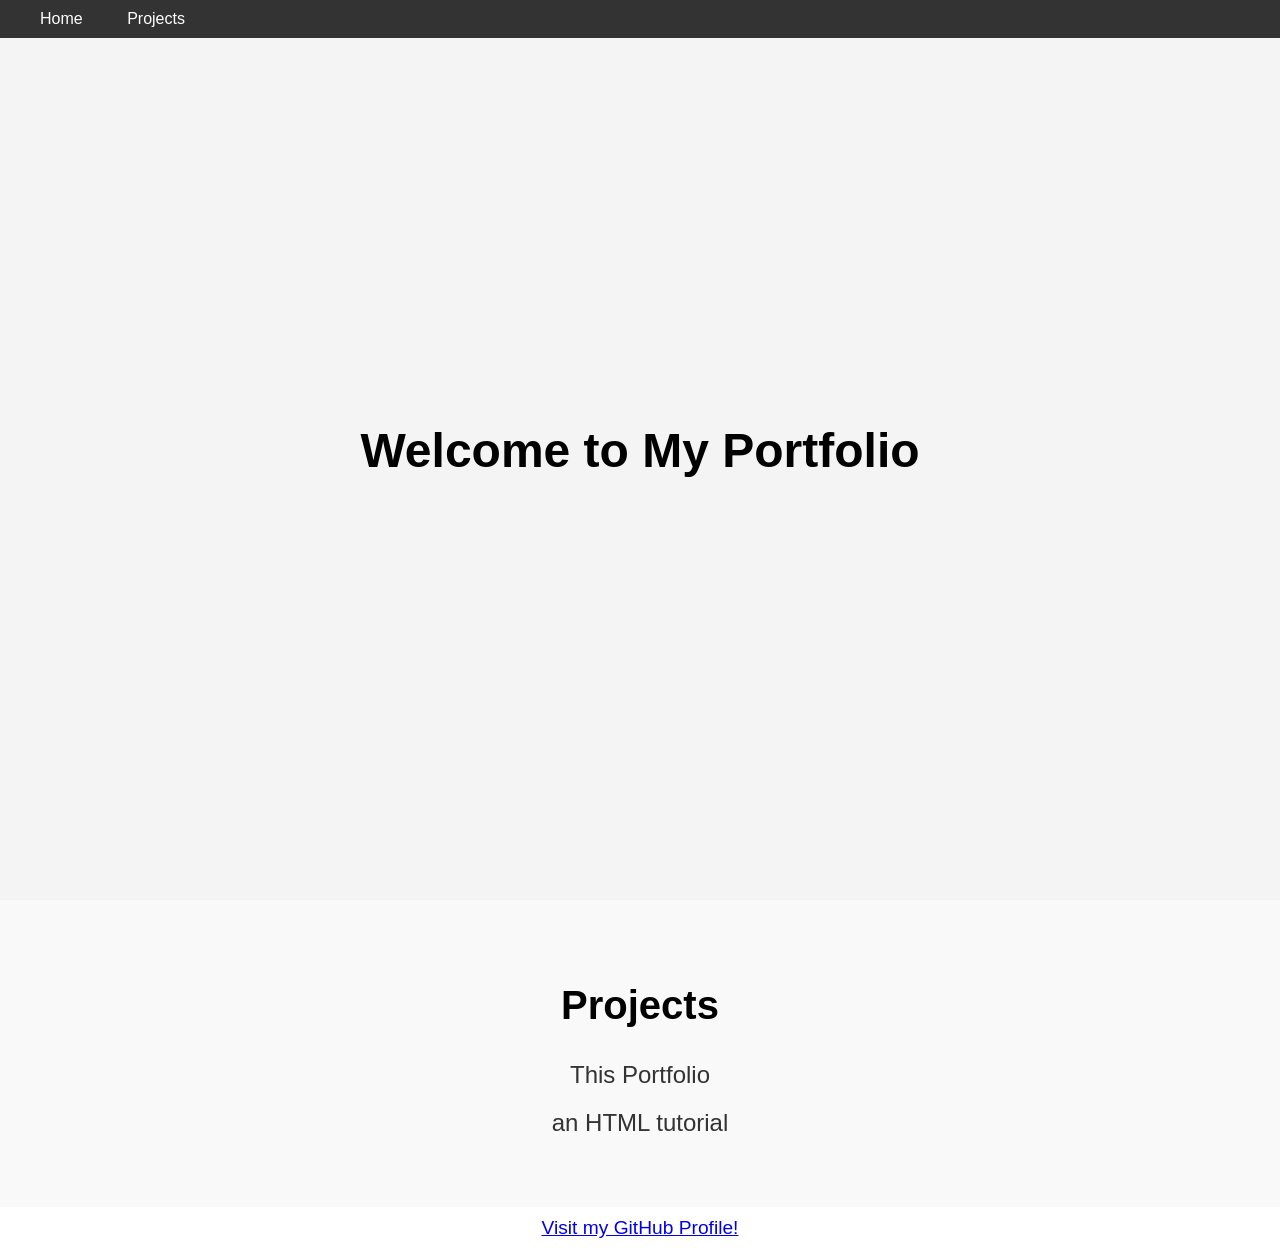
<file: mockportfolio/index.html>
<!DOCTYPE html>
<html lang="en">
<head>
    <meta charset="UTF-8">
    <meta name="viewport" content="width=device-width, initial-scale=1.0">
    <base href="./">
    <title>My Portfolio</title>
    <link rel="stylesheet" href="styles.css">
</head>
<body>
    <header id="navbar">
        <nav>
            <a href="#welcome-section">Home</a>
            <a href="#projects">Projects</a>
        </nav>
    </header>

    <section id="welcome-section">
        <h1>Welcome to My Portfolio</h1>
    </section>

    <section id="projects">
        <h2>Projects</h2>
        <div class="project-tile">
            <a href="https://github.com/username/project1" target="_blank">This Portfolio</a>
        </div>
        <div class="project-tile">
            <a href="https://github.com/username/project2" target="_blank">an HTML tutorial</a>
        </div>
    </section>

    <footer>
        <a id="profile-link" href="https://github.com/username" target="_blank">Visit my GitHub Profile!</a>
    </footer>
</body>
</html>
</file>
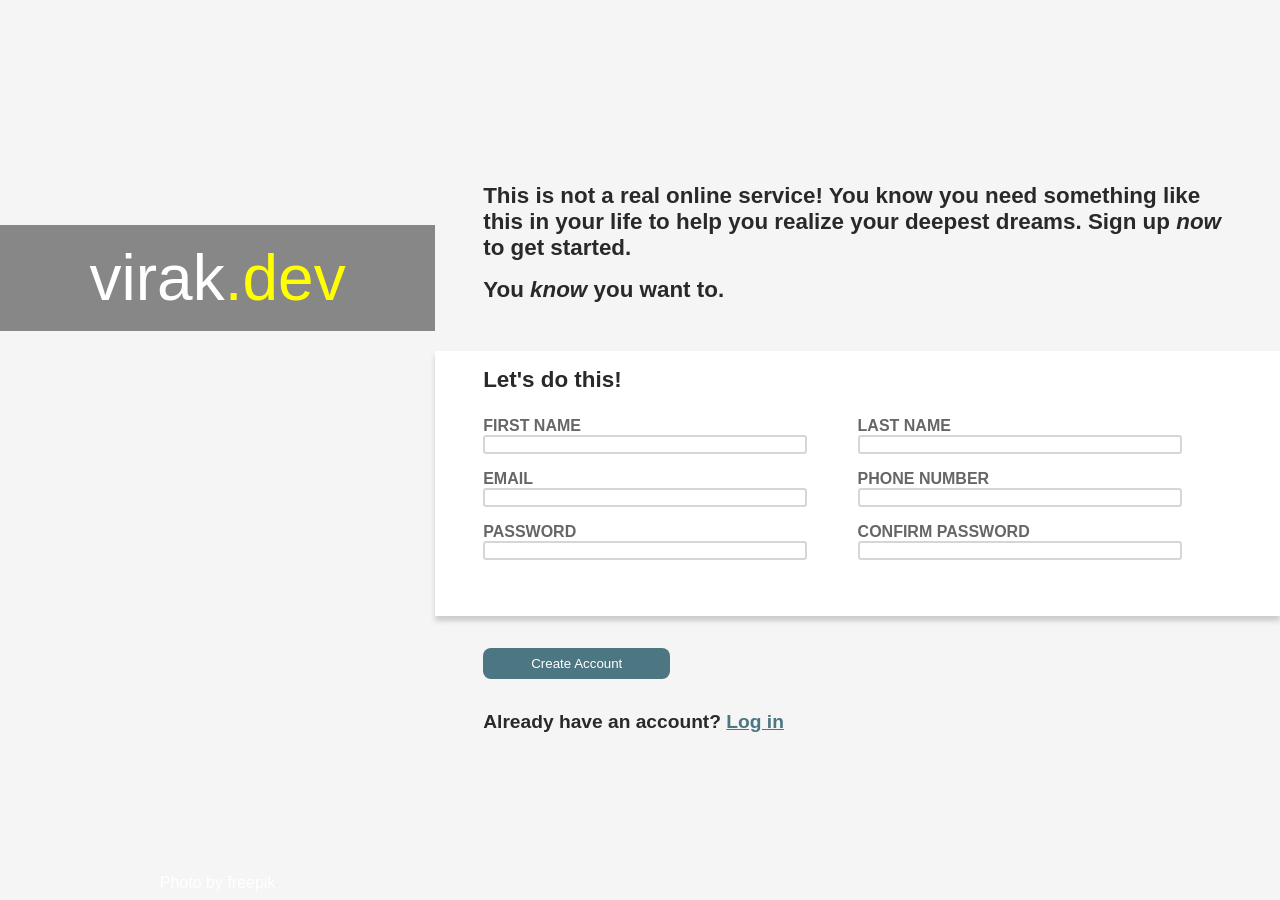
<file: signup/index.html>
<!DOCTYPE html>
<html lang="en">
<head>
    <meta charset="UTF-8">
    <meta name="viewport" content="width=device-width, initial-scale=1.0">
    <link rel="stylesheet" href="styles.css">
    <base href="./">
    <title>Sign-Up Form</title>
</head>
<body>
    <div class="decoration">
        <div class="logo">
            <span>virak<span style="color:yellow;">.dev</span></span>
        </div>
        <footer>Photo by freepik</footer>
    </div>
    <div class="content">
        <section class="intro">
            <p>This is not a real online service! You know you need something like this in your life to help you realize your deepest dreams. Sign up <em>now</em> to get started.</p>
            <p>You <em>know</em> you want to.</p>
        </section>
        <section>
            <form action="">
                <div class="fields">
                    <h2>Let's do this!</h2>
                    <fieldset>
                        <div class="data">
                            <label for="first-name">First name</label>
                            <input type="text" id="first-name" name="first-name">
                        </div>
                        <div class="data">
                            <label for="last-name">Last name</label>
                            <input type="text" id="last-name" name="last-name">
                        </div>
                        <div class="data">
                            <label for="email">Email</label>
                            <input type="email" id="email" name="email">
                        </div>
                        <div class="data">
                            <label for="phone">Phone number</label>
                            <input type="tel" id="phone" name="phone" minlength="9" maxlength="9" pattern="[0-9]{9}">
                        </div>
                        <div class="data">
                            <label for="password">Password</label>
                            <input type="password" id="password" name="pwd" minlength="8">
                        </div>
                        <div class="data">
                            <label for="password2">Confirm password</label>
                            <input type="password" id="password2" name="pwd2" minlength="8">
                        </div>
                    </fieldset>
                </div>
                <div class="confirm">
                    <button type="submit">Create Account</button>
                    <p>Already have an account? <a href="">Log in</a></p>
                </div>
            </form>
        </section>
    </div>
</body>
</html>
</file>
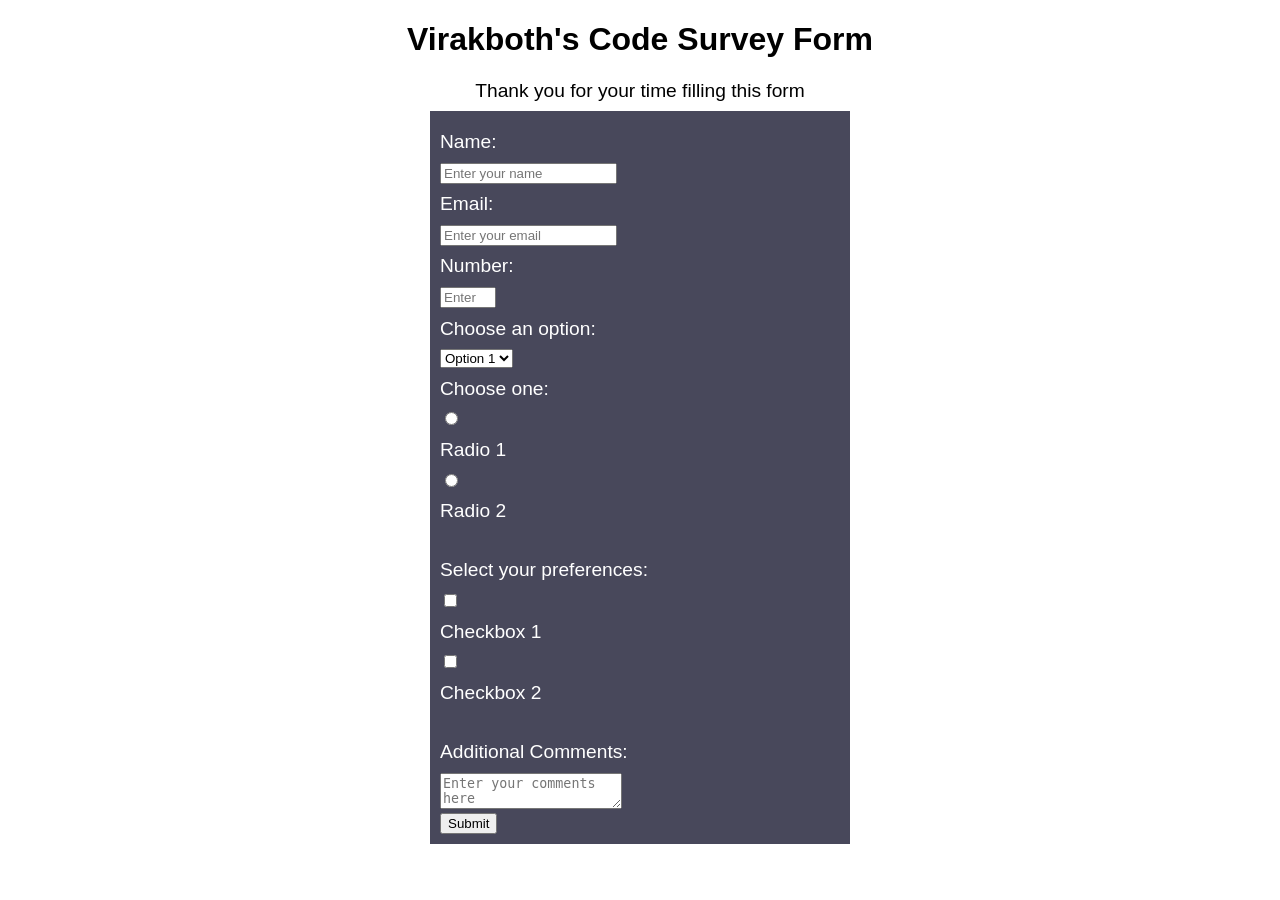
<file: survey/index.html>
<!DOCTYPE html>
<html>
<head>
    <title>Survey Form</title>
    <base href="./">
    <style>
        html {
            font-family: 'Trebuchet MS', 'Lucida Sans Unicode', 'Lucida Grande', 'Lucida Sans', Arial, sans-serif
        }

        label {
            text-align: left;
            display: block;
        }

        p, label {
            font-size: 1.2em;
            margin: 0.5em 0;
        }

        h1, p {
            text-align: center;
        }

        #survey-form {
            color: white;
            background-color: rgba(27, 27, 50, 0.8);
            width: 25em;
            margin: 0 auto;
            padding: 10px;
        }
    </style>
</head>
<body>
    <h1 id="title">Virakboth's Code Survey Form</h1>
    <p id="description">Thank you for your time filling this form</p>
    <form id="survey-form">
        <label id="name-label" for="name">Name:</label>
        <input type="text" id="name" name="name" placeholder="Enter your name" required>
        <br>
        <label id="email-label" for="email">Email:</label>
        <input type="email" id="email" name="email" placeholder="Enter your email" required>
        <br>
        <label id="number-label" for="number">Number:</label>
        <input type="number" id="number" name="number" placeholder="Enter a number" min="1" max="100" required>
        <br>
        <label for="dropdown">Choose an option:</label>
        <select id="dropdown" name="dropdown">
        <option value="option1">Option 1</option>
        <option value="option2">Option 2</option>
        </select>
        <br>
        <label>Choose one:</label>
        <input type="radio" id="radio1" name="radioGroup" value="radio1">
        <label for="radio1">Radio 1</label>
        <input type="radio" id="radio2" name="radioGroup" value="radio2">
        <label for="radio2">Radio 2</label>
        <br>
        <label>Select your preferences:</label>
        <input type="checkbox" id="checkbox1" name="checkboxGroup" value="checkbox1">
        <label for="checkbox1">Checkbox 1</label>
        <input type="checkbox" id="checkbox2" name="checkboxGroup" value="checkbox2">
        <label for="checkbox2">Checkbox 2</label>
        <br>
        <label for="comments">Additional Comments:</label>
        <textarea id="comments" name="comments" placeholder="Enter your comments here"></textarea>
        <br>
        <button type="submit" id="submit">Submit</button>
    </form>
</body>
</html>
</file>
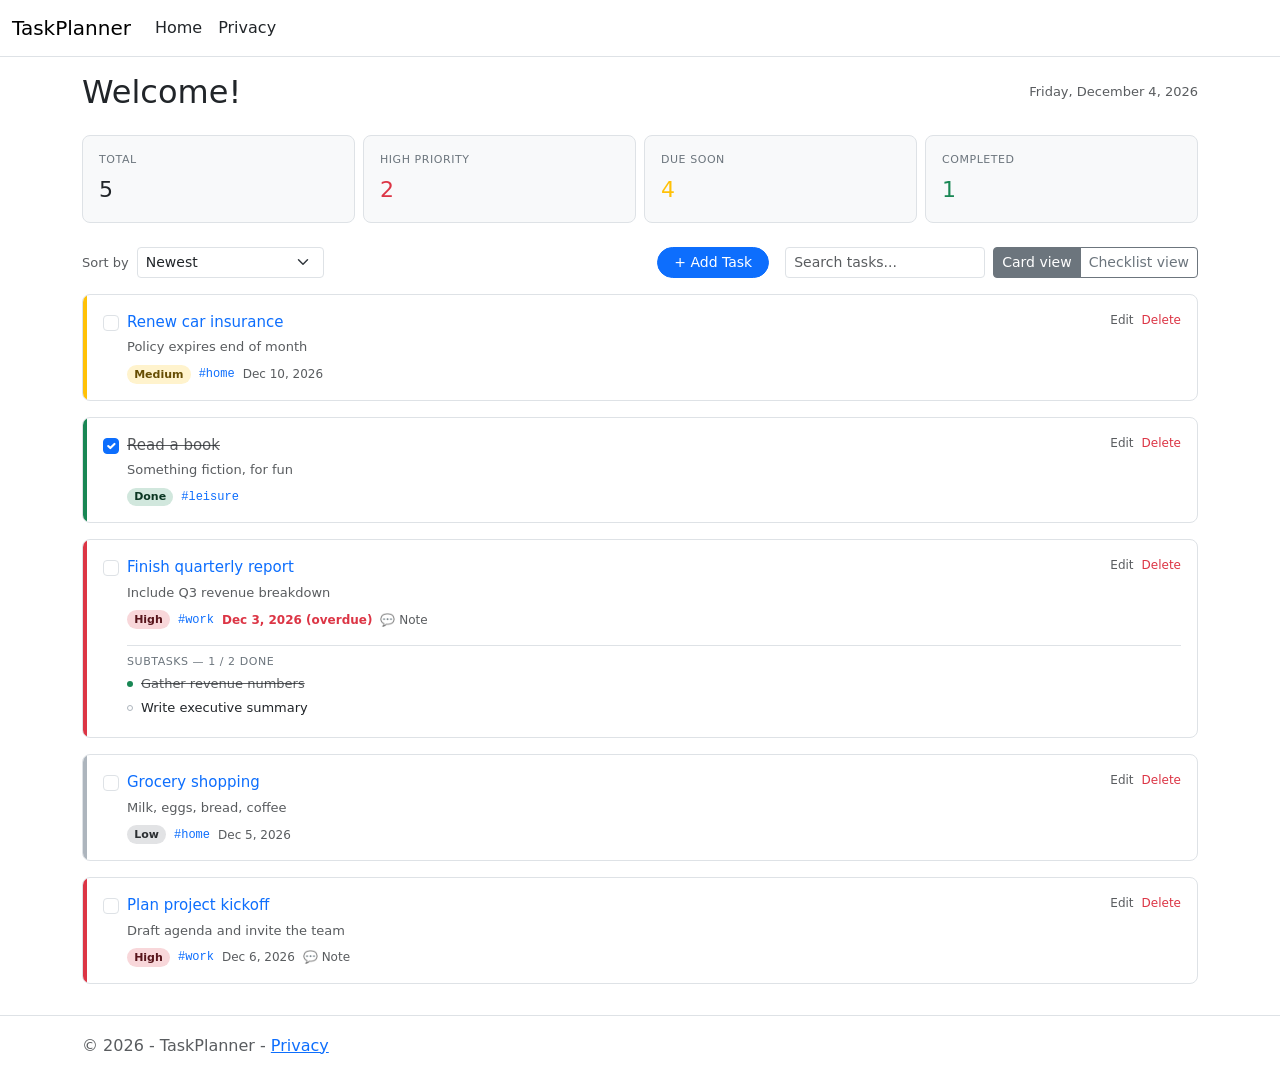
<file: taskplanner/index.html>
<!DOCTYPE html>
<html lang="en">
<head>
<meta charset="utf-8" />
<meta name="viewport" content="width=device-width, initial-scale=1.0" />
<title>Tasks - TaskPlanner</title>
<link rel="stylesheet" href="https://cdn.jsdelivr.net/npm/bootstrap@5.3.3/dist/css/bootstrap.min.css" />
<link rel="stylesheet" href="site.css" />
</head>
<body>
    <header>
        <nav class="navbar navbar-expand-sm navbar-toggleable-sm navbar-light bg-white border-bottom box-shadow mb-3">
            <div class="container-fluid">
                <a class="navbar-brand" href="#">TaskPlanner</a>
                <button class="navbar-toggler" type="button" data-bs-toggle="collapse" data-bs-target=".navbar-collapse"
                        aria-controls="navbarSupportedContent" aria-expanded="false" aria-label="Toggle navigation">
                    <span class="navbar-toggler-icon"></span>
                </button>
                <div class="navbar-collapse collapse d-sm-inline-flex justify-content-between">
                    <ul class="navbar-nav flex-grow-1">
                        <li class="nav-item"><a class="nav-link text-dark active" href="#">Home</a></li>
                        <li class="nav-item"><a class="nav-link text-dark" href="#" id="privacyLink">Privacy</a></li>
                    </ul>
                </div>
            </div>
        </nav>
    </header>

    <div class="container">
        <main role="main" class="pb-3">

            <div class="d-flex justify-content-between align-items-center mb-4">
                <h2 class="fw-500 mb-0" style="font-weight:500">Welcome!</h2>
                <span class="text-muted" style="font-size:13px" id="todayDate"></span>
            </div>

            <!-- STATS -->
            <div class="row g-2 mb-4">
                <div class="col-3">
                    <div class="rounded-3 p-3" style="background:var(--bs-light); border:0.5px solid #dee2e6">
                        <div style="font-size:11px;text-transform:uppercase;letter-spacing:.05em;color:#6c757d" class="mb-1">Total</div>
                        <div style="font-size:22px;font-weight:500" id="statTotal">0</div>
                    </div>
                </div>
                <div class="col-3">
                    <div class="rounded-3 p-3" style="background:var(--bs-light); border:0.5px solid #dee2e6">
                        <div style="font-size:11px;text-transform:uppercase;letter-spacing:.05em;color:#6c757d" class="mb-1">High priority</div>
                        <div style="font-size:22px;font-weight:500;color:#dc3545" id="statHigh">0</div>
                    </div>
                </div>
                <div class="col-3">
                    <div class="rounded-3 p-3" style="background:var(--bs-light); border:0.5px solid #dee2e6">
                        <div style="font-size:11px;text-transform:uppercase;letter-spacing:.05em;color:#6c757d" class="mb-1">Due soon</div>
                        <div style="font-size:22px;font-weight:500;color:#ffc107" id="statDueSoon">0</div>
                    </div>
                </div>
                <div class="col-3">
                    <div class="rounded-3 p-3" style="background:var(--bs-light); border:0.5px solid #dee2e6">
                        <div style="font-size:11px;text-transform:uppercase;letter-spacing:.05em;color:#6c757d" class="mb-1">Completed</div>
                        <div style="font-size:22px;font-weight:500;color:#198754" id="statCompleted">0</div>
                    </div>
                </div>
            </div>

            <!-- CONTROLS -->
            <div class="d-flex justify-content-between align-items-center mb-3 flex-wrap gap-2">
                <div class="d-flex align-items-center gap-2">
                    <label for="sortSelect" class="text-muted" style="font-size:13px">Sort by</label>
                    <select id="sortSelect" class="form-select form-select-sm" style="width:auto">
                        <option value="default">Newest</option>
                        <option value="priority_desc">Priority (high → low)</option>
                        <option value="priority_asc">Priority (low → high)</option>
                        <option value="due_asc">Due date (soonest)</option>
                        <option value="due_desc">Due date (latest)</option>
                        <option value="title_asc">Title (A → Z)</option>
                        <option value="completed">Incomplete first</option>
                    </select>
                </div>

                <div class="d-flex align-items-center gap-2">
                    <button type="button" class="btn btn-primary btn-sm rounded-pill px-3" id="addTaskBtn">+ Add Task</button>
                    <input type="text" id="taskSearch" class="form-control form-control-sm ms-2" placeholder="Search tasks..." style="width:200px; display:inline-block;" />
                    <div class="btn-group btn-group-sm" role="group" aria-label="View mode">
                        <button type="button" id="cardViewBtn" class="btn btn-outline-secondary active">Card view</button>
                        <button type="button" id="checklistViewBtn" class="btn btn-outline-secondary">Checklist view</button>
                    </div>
                </div>
            </div>

            <!-- CARD VIEW -->
            <div id="cardView"></div>

            <!-- CHECKLIST VIEW -->
            <div id="checklistView" style="display:none">
                <div class="rounded-3" id="checklistList" style="border:0.5px solid #dee2e6; background:#fff"></div>
            </div>

        </main>
    </div>

    <footer class="border-top footer text-muted">
        <div class="container">
            &copy; 2026 - TaskPlanner - <a href="#" id="privacyLink2">Privacy</a>
        </div>
    </footer>

    <!-- ADD / EDIT TASK MODAL -->
    <div class="modal fade" id="taskModal" tabindex="-1" aria-hidden="true">
      <div class="modal-dialog">
        <div class="modal-content rounded-3">
          <div class="modal-header">
            <h5 class="modal-title" id="taskModalTitle" style="font-weight:500">New Task</h5>
            <button type="button" class="btn-close" data-bs-dismiss="modal" aria-label="Close"></button>
          </div>
          <div class="modal-body">
            <form id="taskForm">
                <input type="hidden" id="taskId" />

                <div class="mb-3">
                    <label class="mb-1" style="font-size:12px;text-transform:uppercase;letter-spacing:.05em;color:#6c757d">Title</label>
                    <input id="fTitle" class="form-control" required />
                </div>

                <div class="mb-3">
                    <label class="mb-1" style="font-size:12px;text-transform:uppercase;letter-spacing:.05em;color:#6c757d">Description</label>
                    <input id="fDescription" class="form-control" />
                </div>

                <div class="row g-3 mb-3">
                    <div class="col-sm-6">
                        <label class="mb-1" style="font-size:12px;text-transform:uppercase;letter-spacing:.05em;color:#6c757d">Priority</label>
                        <select id="fPriority" class="form-select">
                            <option value="0">Low</option>
                            <option value="1" selected>Medium</option>
                            <option value="2">High</option>
                        </select>
                    </div>
                    <div class="col-sm-6">
                        <label class="mb-1" style="font-size:12px;text-transform:uppercase;letter-spacing:.05em;color:#6c757d">End Date</label>
                        <input id="fEndDate" type="date" class="form-control" />
                    </div>
                </div>

                <div class="row g-3 mb-3">
                    <div class="col-sm-6">
                        <label class="mb-1" style="font-size:12px;text-transform:uppercase;letter-spacing:.05em;color:#6c757d">Hashtag</label>
                        <input id="fHashtag" class="form-control" placeholder="#tag" />
                    </div>
                    <div class="col-sm-6">
                        <label class="mb-1" style="font-size:12px;text-transform:uppercase;letter-spacing:.05em;color:#6c757d">Comment</label>
                        <input id="fComment" class="form-control" />
                    </div>
                </div>

                <div class="mb-3">
                    <label class="mb-1 d-block" style="font-size:12px;text-transform:uppercase;letter-spacing:.05em;color:#6c757d">Attachment</label>
                    <input type="file" id="fAttachment" class="form-control" />
                    <div id="fAttachmentCurrent" class="form-text"></div>
                </div>

                <div class="mb-3">
                    <label class="mb-1" style="font-size:12px;text-transform:uppercase;letter-spacing:.05em;color:#6c757d">Parent Task</label>
                    <select id="fParentTaskId" class="form-select">
                        <option value="">-- None (Top Level Task) --</option>
                    </select>
                </div>
            </form>
          </div>
          <div class="modal-footer">
            <button type="button" class="btn btn-outline-secondary rounded-pill px-4" data-bs-dismiss="modal">Cancel</button>
            <button type="button" class="btn btn-primary rounded-pill px-4" id="saveTaskBtn">Create Task</button>
          </div>
        </div>
      </div>
    </div>

    <script src="https://cdn.jsdelivr.net/npm/bootstrap@5.3.3/dist/js/bootstrap.bundle.min.js"></script>
    <script src="data.js"></script>
    <script src="app.js"></script>
</body>
</html>
</file>
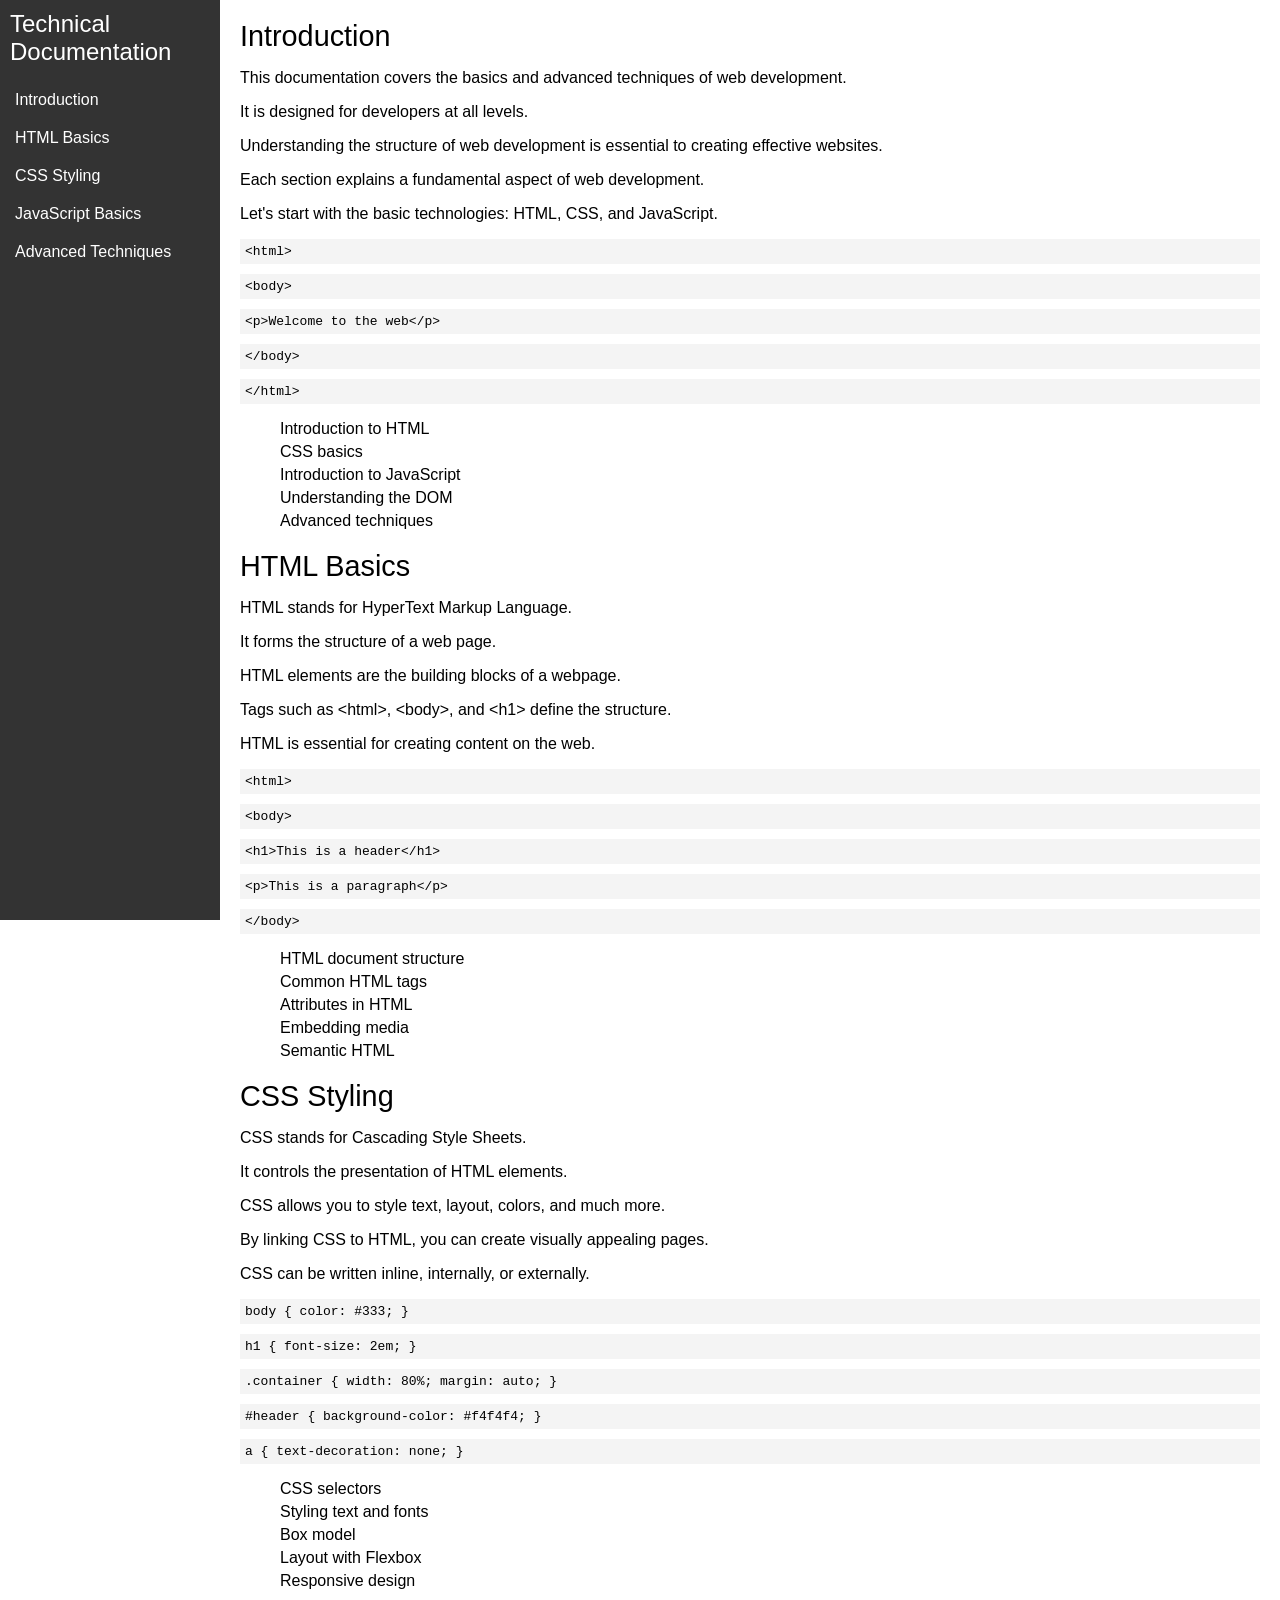
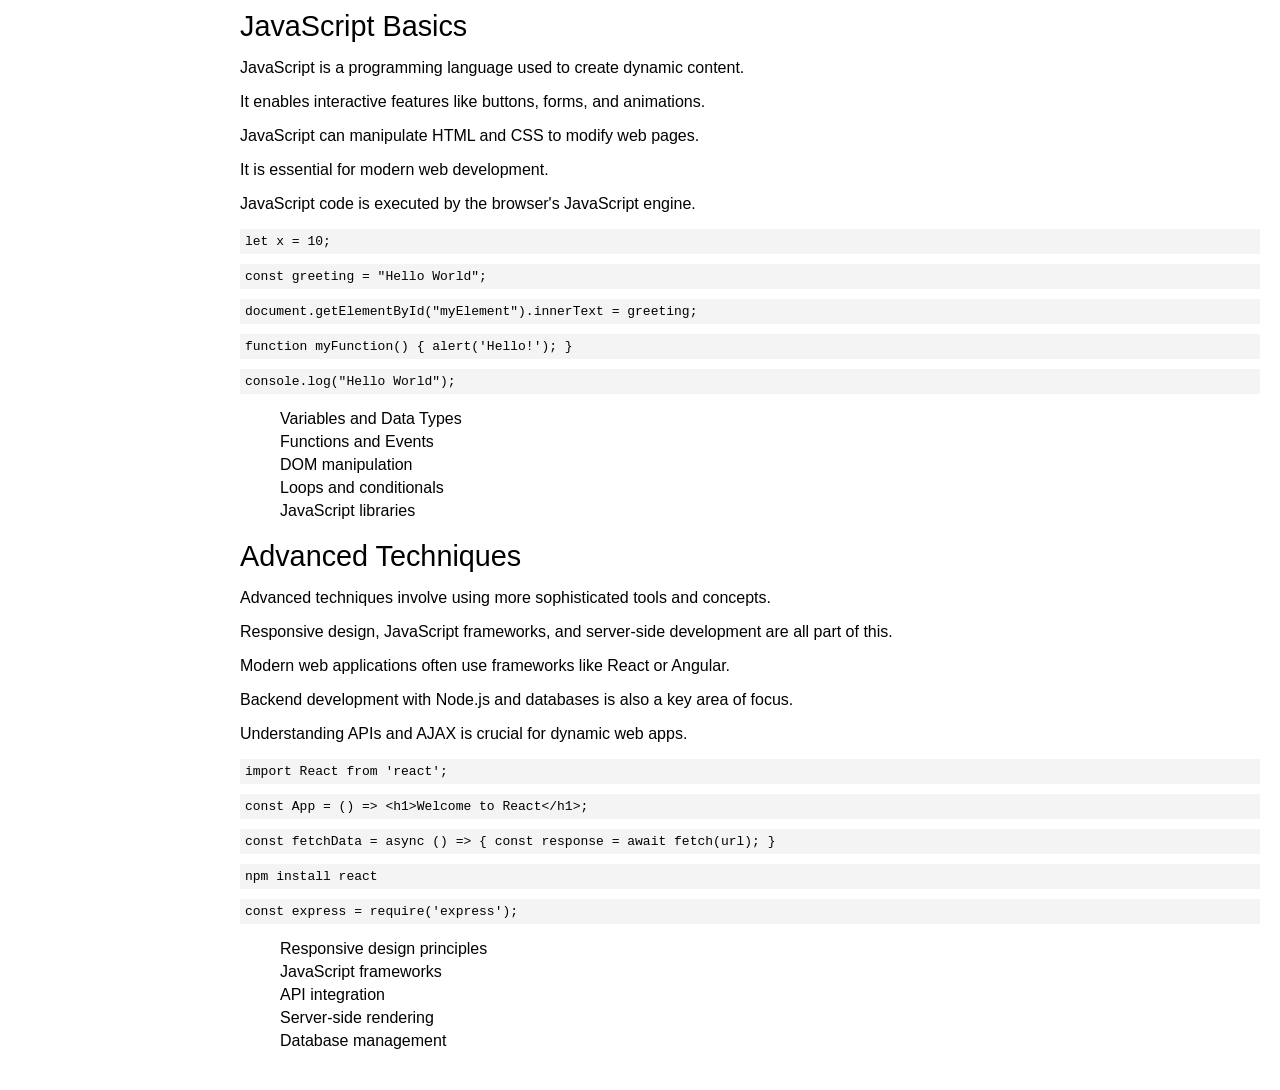
<file: techdoc/index.html>
<!DOCTYPE html>
<html>
<head>
    <meta charset="UTF-8">
    <meta name="viewport" content="width=device-width, initial-scale=1.0">
    <base href="./">
    <title>Technical Documentation</title>
    <link rel="stylesheet" href="styles.css">
</head>
<body>

  <nav id="navbar">
    <header>Technical Documentation</header>
    <a href="#Introduction" class="nav-link">Introduction</a>
    <a href="#HTML_Basics" class="nav-link">HTML Basics</a>
    <a href="#CSS_Styling" class="nav-link">CSS Styling</a>
    <a href="#JavaScript_Basics" class="nav-link">JavaScript Basics</a>
    <a href="#Advanced_Techniques" class="nav-link">Advanced Techniques</a>
  </nav>

  <main id="main-doc">
    <section class="main-section" id="Introduction">
      <header>Introduction</header>
      <p>This documentation covers the basics and advanced techniques of web development.</p>
      <p>It is designed for developers at all levels.</p>
      <p>Understanding the structure of web development is essential to creating effective websites.</p>
      <p>Each section explains a fundamental aspect of web development.</p>
      <p>Let's start with the basic technologies: HTML, CSS, and JavaScript.</p>
      <code>&lt;html&gt;</code>
      <code>&lt;body&gt;</code>
      <code>&lt;p&gt;Welcome to the web&lt;/p&gt;</code>
      <code>&lt;/body&gt;</code>
      <code>&lt;/html&gt;</code>
      <ul>
        <li>Introduction to HTML</li>
        <li>CSS basics</li>
        <li>Introduction to JavaScript</li>
        <li>Understanding the DOM</li>
        <li>Advanced techniques</li>
      </ul>
    </section>

    <section class="main-section" id="HTML_Basics">
      <header>HTML Basics</header>
      <p>HTML stands for HyperText Markup Language.</p>
      <p>It forms the structure of a web page.</p>
      <p>HTML elements are the building blocks of a webpage.</p>
      <p>Tags such as &lt;html&gt;, &lt;body&gt;, and &lt;h1&gt; define the structure.</p>
      <p>HTML is essential for creating content on the web.</p>
      <code>&lt;html&gt;</code>
      <code>&lt;body&gt;</code>
      <code>&lt;h1&gt;This is a header&lt;/h1&gt;</code>
      <code>&lt;p&gt;This is a paragraph&lt;/p&gt;</code>
      <code>&lt;/body&gt;</code>
      <ul>
        <li>HTML document structure</li>
        <li>Common HTML tags</li>
        <li>Attributes in HTML</li>
        <li>Embedding media</li>
        <li>Semantic HTML</li>
      </ul>
    </section>

    <section class="main-section" id="CSS_Styling">
      <header>CSS Styling</header>
      <p>CSS stands for Cascading Style Sheets.</p>
      <p>It controls the presentation of HTML elements.</p>
      <p>CSS allows you to style text, layout, colors, and much more.</p>
      <p>By linking CSS to HTML, you can create visually appealing pages.</p>
      <p>CSS can be written inline, internally, or externally.</p>
      <code>body { color: #333; }</code>
      <code>h1 { font-size: 2em; }</code>
      <code>.container { width: 80%; margin: auto; }</code>
      <code>#header { background-color: #f4f4f4; }</code>
      <code>a { text-decoration: none; }</code>
      <ul>
        <li>CSS selectors</li>
        <li>Styling text and fonts</li>
        <li>Box model</li>
        <li>Layout with Flexbox</li>
        <li>Responsive design</li>
      </ul>
    </section>

    <section class="main-section" id="JavaScript_Basics">
      <header>JavaScript Basics</header>
      <p>JavaScript is a programming language used to create dynamic content.</p>
      <p>It enables interactive features like buttons, forms, and animations.</p>
      <p>JavaScript can manipulate HTML and CSS to modify web pages.</p>
      <p>It is essential for modern web development.</p>
      <p>JavaScript code is executed by the browser's JavaScript engine.</p>
      <code>let x = 10;</code>
      <code>const greeting = "Hello World";</code>
      <code>document.getElementById("myElement").innerText = greeting;</code>
      <code>function myFunction() { alert('Hello!'); }</code>
      <code>console.log("Hello World");</code>
      <ul>
        <li>Variables and Data Types</li>
        <li>Functions and Events</li>
        <li>DOM manipulation</li>
        <li>Loops and conditionals</li>
        <li>JavaScript libraries</li>
      </ul>
    </section>

    <section class="main-section" id="Advanced_Techniques">
      <header>Advanced Techniques</header>
      <p>Advanced techniques involve using more sophisticated tools and concepts.</p>
      <p>Responsive design, JavaScript frameworks, and server-side development are all part of this.</p>
      <p>Modern web applications often use frameworks like React or Angular.</p>
      <p>Backend development with Node.js and databases is also a key area of focus.</p>
      <p>Understanding APIs and AJAX is crucial for dynamic web apps.</p>
      <code>import React from 'react';</code>
      <code>const App = () => &lt;h1&gt;Welcome to React&lt;/h1&gt;;</code>
      <code>const fetchData = async () => { const response = await fetch(url); }</code>
      <code>npm install react</code>
      <code>const express = require('express');</code>
      <ul>
        <li>Responsive design principles</li>
        <li>JavaScript frameworks</li>
        <li>API integration</li>
        <li>Server-side rendering</li>
        <li>Database management</li>
      </ul>
    </section>
  </main>

</body>
</html>
</file>
<file: mockportfolio/styles.css>
body {
  font-family: Arial, sans-serif;
  margin: 0;
  padding: 0;
}

#navbar {
  position: fixed;
  top: 0;
  width: 100%;
  background-color: #333;
  color: white;
  padding: 10px 20px;
  z-index: 1000;
}

#navbar nav a {
  color: white;
  text-decoration: none;
  padding: 10px;
  margin: 0 10px;
}

#navbar nav a:hover {
  background-color: #575757;
}

#welcome-section {
  height: 100vh;
  display: flex;
  justify-content: center;
  align-items: center;
  background-color: #f4f4f4;
}

#welcome-section h1 {
  font-size: 3rem;
  text-align: center;
}

#projects {
  padding: 50px 20px;
  background-color: #f9f9f9;
}

#projects h2 {
  font-size: 2.5rem;
  text-align: center;
}

.project-tile {
  margin: 20px 0;
  text-align: center;
}

.project-tile a {
  font-size: 1.5rem;
  text-decoration: none;
  color: #333;
}

.project-tile a:hover {
  text-decoration: underline;
}

#profile-link {
  display: block;
  text-align: center;
  font-size: 1.2rem;
  padding: 10px 0;
}

@media (max-width: 768px) {
  #navbar nav {
    display: flex;
    flex-direction: column;
    align-items: center;
  }

  #navbar nav a {
    padding: 8px;
    margin: 5px 0;
  }
}
</file>
<file: signup/styles.css>
@font-face {
    font-family: "Cascadia Code", sans-serif;
    src: url("https://fonts.googleapis.com/css2?family=Cascadia+Code");
}

* {
    padding: 0;
    margin: 0;
}

html,
body {
    height: 100%;
}

body {
    display: flex;
    background-color: #f5f5f5;
    font-family: "Cascadia Code", sans-serif;
}

.decoration {
    height: 100%;
    width: 34vw;
    background-image: url("https://img.freepik.com/free-photo/computer-program-coding-screen_53876-138060.jpg?semt=ais_hybrid&w=740");
    background-size: auto 130%;
    color: white;
    text-align: center;
    display: flex;
    flex-direction: column;
    justify-content: space-between;
}

.logo {
    display: flex;
    justify-content: center;
    align-items: center;
    font-family: "Cascadia Code", sans-serif;
    font-size: 5vw;
    padding: 1rem;
    background-color: rgba(0,0,0,45%);
    margin-top: 25vh;
}

.logo img {
    width: 20%;
}

.decoration footer {
    padding: 0.5rem;
}

.decoration a {
    color: white;
}

.content {
    width: 66vw;
    display: flex;
    flex-direction: column;
    justify-content: center;
    font-size: 1.4rem;
    font-weight: bold;
    color: #292929;
}

.content p,
.content fieldset,
.confirm {
    width: min(100%, 75ch);
}

.intro {
    padding: 0 3rem 2rem;
}

.intro p {
    margin: 1rem 0;
}

.content h2 {
    font-size: 1.4rem;
}

.fields {
    background-color: white;
    padding: 1rem 3rem 2rem;
    box-shadow: 0 5px 5px #CCCCCC;
}

.content fieldset {
    display: flex;
    flex-wrap: wrap;
    margin: 1rem 0;
    border-style: none;
}

.data {
    display: flex;
    flex-direction: column;
    margin: 0.5rem 0;
    width: 50%;
}

.content label {
    font-size: 1rem;
    text-transform: uppercase;
    color: #666666;
}

.content input {
    width: min(90%, 20rem);
    border:  2px solid #d6d6d6;
    border-radius: 0.2rem;
}

.content input:invalid {
    border-color: red;
}

.content input:focus {
    outline: none;
    border-color: darkblue;
    box-shadow: 3px 3px 3px #CCCCCC;
}

.confirm {
    font-size: 1.2rem;
    padding: 0 3rem;
}

.confirm button {
    margin: 2rem 0;
    padding: 0.5rem 3rem;
    border-style: none;
    border-radius: 0.5rem;
    background-color: #4B7682;
    color: white;
}

.content a {
    color: #4B7682;
}
</file>
<file: taskplanner/site.css>
html {
  font-size: 14px;
}

@media (min-width: 768px) {
  html {
    font-size: 16px;
  }
}

.btn:focus, .btn:active:focus, .btn-link.nav-link:focus, .form-control:focus, .form-check-input:focus {
  box-shadow: 0 0 0 0.1rem white, 0 0 0 0.25rem #258cfb;
}

html {
  position: relative;
  min-height: 100%;
}

body {
  margin-bottom: 60px;
}

.form-floating > .form-control-plaintext::placeholder, .form-floating > .form-control::placeholder {
  color: var(--bs-secondary-color);
  text-align: end;
}

.form-floating > .form-control-plaintext:focus::placeholder, .form-floating > .form-control:focus::placeholder {
  text-align: start;
}

/* --- Task cards (ported from inline styles in Views/Home/Index.cshtml) --- */
.task-card {
  border: 0.5px solid #dee2e6;
  background: #fff;
  display: flex;
}

.task-accent {
  width: 4px;
  flex-shrink: 0;
}

.checklist-row {
  border-bottom: 0.5px solid #f1f1f1;
}

.footer {
  position: absolute;
  bottom: 0;
  width: 100%;
  white-space: nowrap;
  line-height: 60px;
}
</file>
<file: techdoc/styles.css>
body {
    display: flex;
    flex-direction: row;
    margin: 0;
    font-family: Arial, sans-serif;
}

#navbar {
    width: 200px;
    position: fixed;
    left: 0;
    top: 0;
    height: 100%;
    background-color: #333;
    color: white;
    padding: 10px;
    overflow-y: auto;
}

#navbar header {
    font-size: 1.5rem;
    margin-bottom: 20px;
}

.nav-link {
    display: block;
        color: white;
        text-decoration: none;
        margin-bottom: 10px;
        padding: 5px;
}

.nav-link:hover {
    background-color: #575757;
}

#main-doc {
    margin-left: 220px;
    padding: 20px;
    width: calc(100% - 220px);
}

.main-section {
    margin-bottom: 20px;
}

header {
    font-size: 1.8rem;
    margin-bottom: 10px;
}

code {
    display: block;
    background-color: #f4f4f4;
    padding: 5px;
    margin: 10px 0;
}

ul {
    list-style-type: none;
}

ul li {
    margin: 5px 0;
}

@media (max-width: 768px) {
    body {
        flex-direction: column;
    }

    #navbar {
        width: 100%;
        position: relative;
        height: auto;
        display: flex;
        flex-direction: row;
        justify-content: space-evenly;
    }

    #main-doc {
        margin-left: 0;
    }
}
</file>
